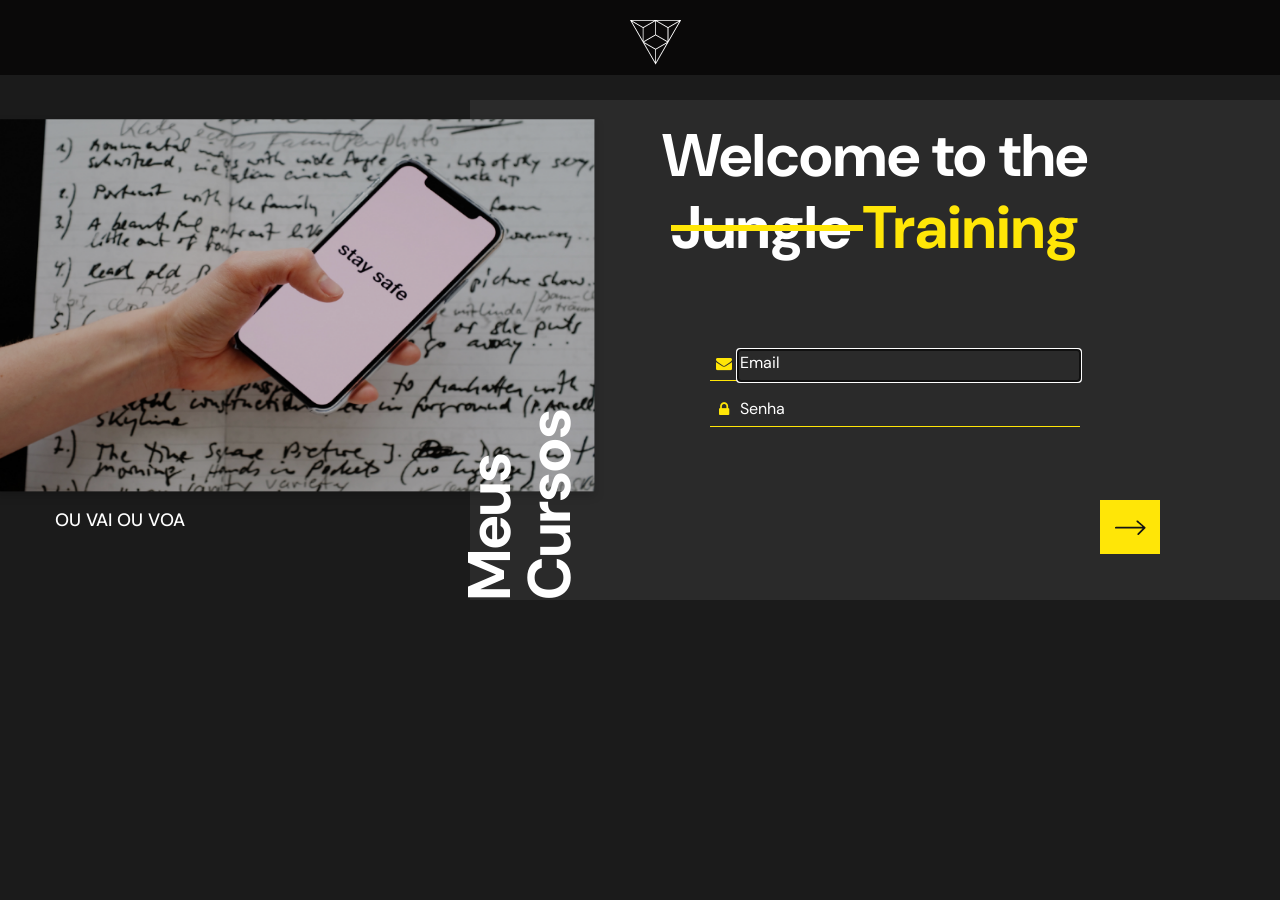
<file: index.html>
<!DOCTYPE html>
<head>
	<link rel="shortcut icon" href="images/logoblack.png">
	<title>Training Conquer</title>
	<link rel="stylesheet" href="https://stackpath.bootstrapcdn.com/bootstrap/4.2.1/css/bootstrap.min.css"
		integrity="sha384-GJzZqFGwb1QTTN6wy59ffF1BuGJpLSa9DkKMp0DgiMDm4iYMj70gZWKYbI706tWS" crossorigin="anonymous">
	<link href="http://maxcdn.bootstrapcdn.com/font-awesome/4.2.0/css/font-awesome.min.css" rel="stylesheet">
	<link href="css/global.css" type="text/css" rel="stylesheet">
	<link href='https://fonts.googleapis.com/css?family=DM Sans' rel='stylesheet'>
	<script type="text/javascript" src="js/login.js"></script>
</head>
<body>
	<section class="logo"></section>
	<section class="container-fluid header">
	<img src="images/bg.png">
	<section class="row">
			<div class="bgg"></div>
			<h1 class="titulo">
					<span class="p1">Welcome to the </span>
					<span class="p2"><span class="p3">Jungle </span></span>
					<span class="p4">Training</span>
			</h1>
			<h2 class="text1">
				<span class="p1">OU VAI OU VOA</span>
			</h2>
			<h3 class="text2">
				<span class="p1">Meus Cursos</span>
			</h3>
			<form class="form-container" id="form">
				<div class="input-container">
					<i class="fa fa-envelope icon"></i>
					<input type="email" class="fc1" id="email" placeholder="Email" required autofocus>
				</div>
				<div class="input-container">
					<i class="fa fa-lock icon"></i>
					<input type="password" class="fc2" id="password" placeholder="Senha" required autofocus>
				</div>
				<div class="fc3" id="error"></div>
				<button class="submit" id="submit" onclick="validaLogin();"></button>
			</form>
	</section>
</section>
</body>
</html>
</file>
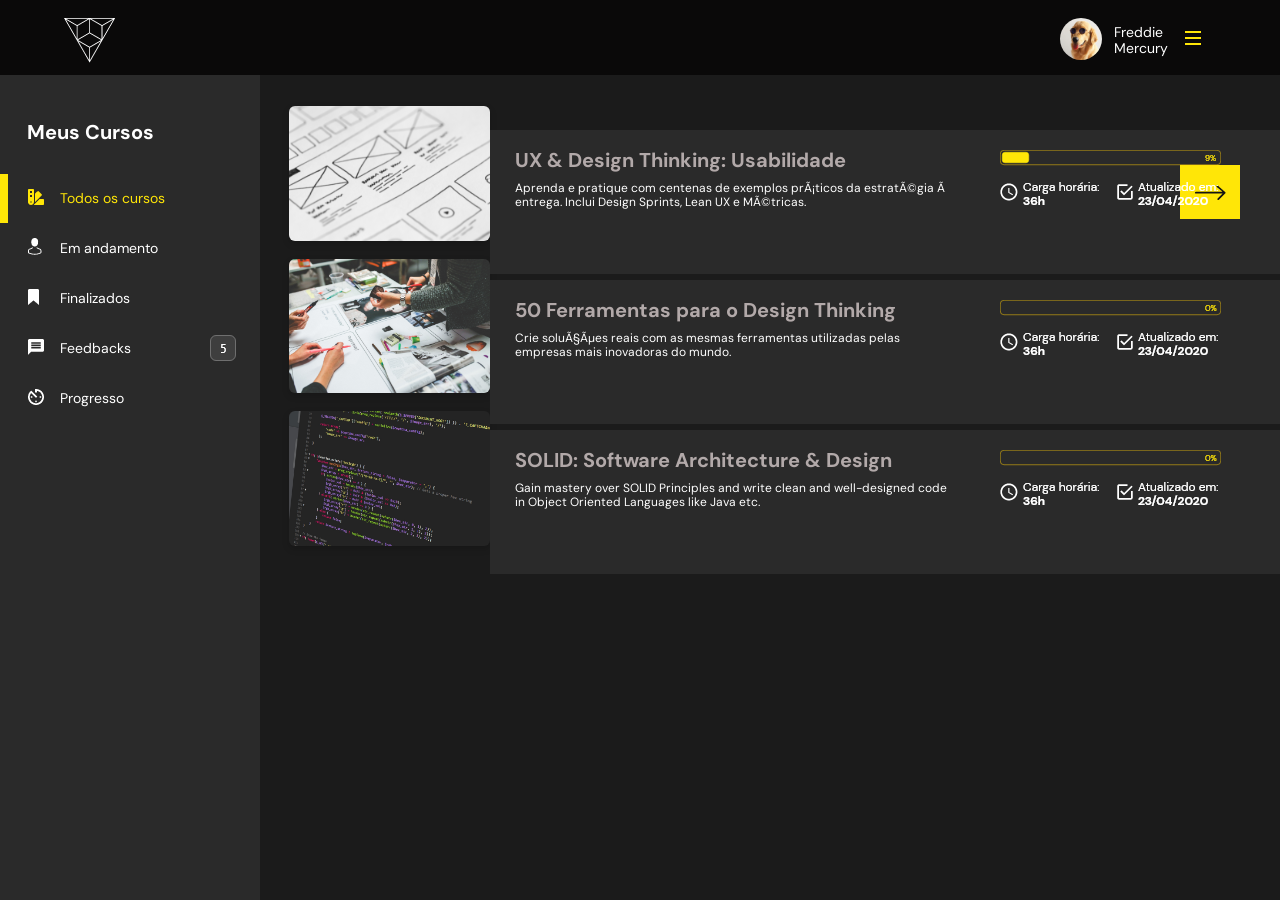
<file: cursos.html>
<!DOCTYPE html>
<head>
	<link rel="shortcut icon" href="images/logoblack.png">
	<title>Meus cursos</title>
	<link rel="stylesheet" href="https://stackpath.bootstrapcdn.com/bootstrap/4.2.1/css/bootstrap.min.css"
		integrity="sha384-GJzZqFGwb1QTTN6wy59ffF1BuGJpLSa9DkKMp0DgiMDm4iYMj70gZWKYbI706tWS" crossorigin="anonymous">
	<link href="css/cursos.css" type="text/css" rel="stylesheet">
	<link href='https://fonts.googleapis.com/css?family=DM Sans' rel='stylesheet'>
	<script type="text/javascript" src="js/login.js"></script>
</head>
<body>
	<section class="header"></section>
	<section class="logo">
		<img src="images/logoconquer.png" id="logo">
	</section>
	<div class="avatar"></div>
	<div class="nome">
		<section class="p3">Freddie Mercury</section>
	</div>
	<div class="drawer"></div>
	<h1 class="titulo">Meus Cursos</h1>
	<div class="menu">
		<section class="p4">Todos os cursos</section>
		<section class="p6">Em andamento</section>
		<section class="p6">Finalizados</section>
		<section class="p6">Feedbacks</section>
		<section class="p6">Progresso</section>
	</div>
	<div class="icones">
		<section class="todososcursos">
			<img src="images/todososcursos.png" id="todososcursos">
		</section>	
		<section class="andamento">
			<img src="images/andamento.png" id="andamento">
		</section>
		<section class="finalizados">
			<img src="images/finalizados.png" id="finalizados">
		</section>
		<section class="feedback">
			<img src="images/feedback.png" id="feedback">
		</section>
		<section class="progresso">
			<img src="images/progresso.png" id="progresso">
		</section>
	</div>
	<section class="feednumber">
			<img src="images/feednumber.png" id="feednumber">
	</section>
	<section class="options">
			<img src="images/options.png" id="options">
	</section>
	<section class="selection">
		<img src="images/selection.png" id="selection">
	</section>
	<div class="course1">
		<section class="p5">UX & Design Thinking: Usabilidade</section>
		<section class="p1">Aprenda e pratique com centenas de exemplos práticos da estratégia à entrega. Inclui Design Sprints, Lean UX e Métricas.</section>
	</div>
	<div class="course2">
		<section class="p5">50 Ferramentas para o Design Thinking</section>
		<section class="p1">Crie soluções reais com as mesmas ferramentas utilizadas pelas empresas mais inovadoras do mundo.</section>
	</div>
	<div class="course3">
		<section class="p5">SOLID: Software Architecture & Design</section>
		<section class="p1">Gain mastery over SOLID Principles and write clean and well-designed code in Object Oriented Languages like Java etc.</section>
	</div>
	<section class="progress1">
			<img src="images/progress1.png" id="progress1">		
	</section>
	<section class="progress2">
		<img src="images/progress2.png" id="progress2">		
	</section>
	<section class="progress3">
		<img src="images/progress2.png" id="progress3">		
	</section>
	<section class="course">
		<img src="images/course1.png" id="course1">
		<img src="images/course2.png" id="course2">
		<img src="images/course3.png" id="course3">
	</section>
	<form action="cursos2.html">
		<button class="submit" id="submit"></button>
	</form>
</body>
</html>
</file>
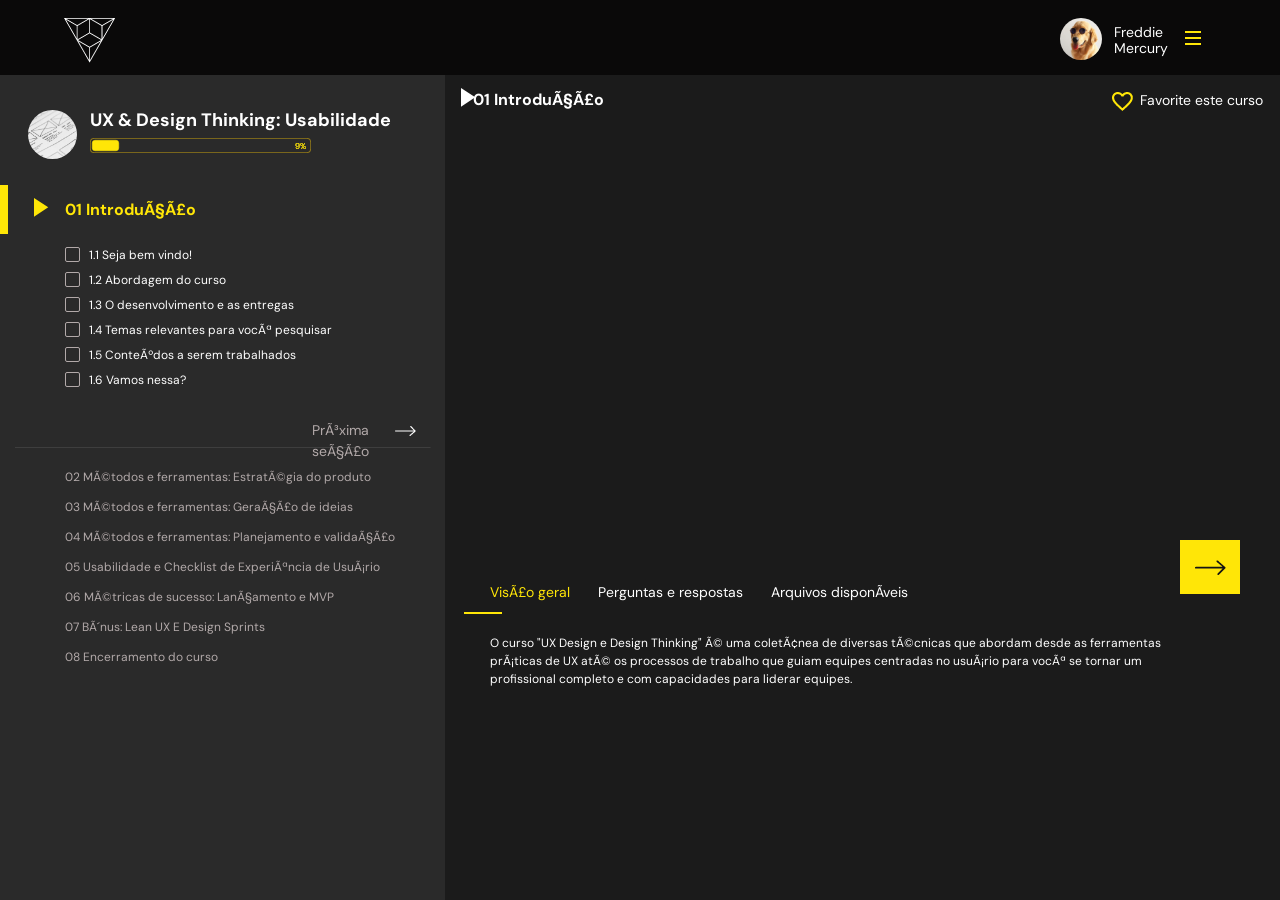
<file: cursos2.html>
<!DOCTYPE html>
<head>
    <link rel="shortcut icon" href="images/logoblack.png">
	<title>UX & Design Thinking: Usabilidade</title>
	<link rel="stylesheet" href="https://stackpath.bootstrapcdn.com/bootstrap/4.2.1/css/bootstrap.min.css"
		integrity="sha384-GJzZqFGwb1QTTN6wy59ffF1BuGJpLSa9DkKMp0DgiMDm4iYMj70gZWKYbI706tWS" crossorigin="anonymous">
    <link href="css/cursos2.css" type="text/css" rel="stylesheet">
    <link href='https://fonts.googleapis.com/css?family=DM Sans' rel='stylesheet'>
	<script type="text/javascript" src="js/login.js"></script>
</head>
<body>
	<section class="header"></section>
	<section class="logo">
		<img src="images/logoconquer.png" id="logo">
    </section>
    <section class="capa">
		<img src="images/capa.png" id="capa">
	</section>
	<div class="avatar"></div>
	<div class="nome">
		<section class="p3">Freddie Mercury</section>
    </div>
    <section class="options">
        <img src="images/options.png" id="options">
    </section>
	<div class="drawer"></div>
    <h1 class="titulo">UX & Design Thinking: Usabilidade</h1>
    <div class="menu">
        <h1 class="subtitulo">01 Introdução</h1>
        <section class="check">
            <img src="images/check.png" id="check">
            <span class="p6">1.1 Seja bem vindo!</span>
        </section>
        <section class="check">
            <img src="images/check.png" id="check2">
            <span class="p6">1.2 Abordagem do curso</span>
        </section>
        <section class="check">
            <img src="images/check.png" id="check3">
            <span class="p6">1.3 O desenvolvimento e as entregas</span>
        </section>
        <section class="check">
            <img src="images/check.png" id="check4">
            <span class="p6">1.4 Temas relevantes para você pesquisar</span>
        </section>
        <section class="check">
            <img src="images/check.png" id="check5">
            <span class="p6">1.5 Conteúdos a serem trabalhados</span>
        </section>
        <section class="check">
            <img src="images/check.png" id="check6">
            <span class="p6">1.6 Vamos nessa?</span>
        </section>
        <section class="submenu">
            <section class="p5">02 Métodos e ferramentas: Estratégia do produto</section>
            <section class="p5">03 Métodos e ferramentas: Geração de ideias</section>
            <section class="p5">04 Métodos e ferramentas: Planejamento e validação</section>
            <section class="p5">05 Usabilidade e Checklist de Experiência de Usuário</section>
            <section class="p5">06 Métricas de sucesso: Lançamento e MVP</section>
            <section class="p5">07 Bônus: Lean UX E Design Sprints</section>
            <section class="p5">08 Encerramento do curso</section>
        </section>
    </div>
    <div class="favorite">
        <section class="favorite">Favorite este curso</section>
        <section class="favbutton">
            <img src="images/favbutton.png" id="favbutton">
        </section>
    </div>
    <div class="proxima">
        <section class="proximatext">Próxima seção</section>
        <section class="proximabutton">
            <img src="images/proxima.png" id="proximabutton">
        </section>
        <section class="line">
            <img src="images/line.png" id="line"></section>
    </div>    
    <figure>
        <div class="boxVideo">
        <iframe width="560" height="315" src="https://www.youtube.com/embed/qjJhMa9C5UU" frameborder="0" allow="accelerometer; autoplay; encrypted-media; gyroscope; picture-in-picture" allowfullscreen></iframe>
    </figure>
    <div class="play">
        <img src="images/play.png" id="play">
    </div>
    <div class="playvideo">
        <img src="images/play2.png" id="playvideo">
    </div>
    <section class="textvideo">
		<span class="p3">01 Introdução</span>	
    </section>
    <section class="progresscurso">
		<img src="images/progresscurso.png" id="progresscurso">		
    </section>
    <section class="selection">
		<img src="images/selection.png" id="selection">
    </section>
    <div class="infos">
        <div class="secoes">
            <span class="p4">Visão geral</span>
            <span class="p3">Perguntas e respostas</span>
            <span class="p3">Arquivos disponíveis</span>
        </div>
        <div class="descricao">
            <section>
                O curso "UX Design e Design Thinking" é uma coletânea de diversas técnicas que abordam desde 
                as ferramentas práticas de UX até os processos de trabalho que guiam equipes centradas no usuário para você se tornar um 
                profissional completo e com capacidades para liderar equipes.
            </section>
        </div>
    </div>
    <section class="inline">
        <img src="images/inline.png" id="inline">
    </section>
    <button class="submit" id="submit"></button>
</body>
</html>
</file>
<file: css/global.css>
::placeholder { /* Chrome, Firefox, Opera, Safari 10.1+ */
  color: #FFFFFF;
  opacity: 1; /* Firefox */
}

:-ms-input-placeholder { /* Internet Explorer 10-11 */
  color: #FFFFFF;
}

::-ms-input-placeholder { /* Microsoft Edge */
  color: #FFFFFF;
}

*{color: #FFFFFF;}
body{
	background-color: rgb(27,27,27);
	width: 100%;
	height: 100vh;
	text-align: center;
}
.logo{
	background: url('../images/logoconquer.png') no-repeat;
	position: absolute;
	left: 630px;
	top: 20px;
	right: 20px;
	height: 75px;	
	z-index: +1;
}
.header {
	background: #0A0909;
	position: absolute;
	left: 0px;
	top: 0px;
	right: 20px;
	height: 75px;
}
img{
	position: absolute;
	left: -20px;
	top: 110px;
	width: 630px;
	height: 400px;
}
.titulo {
	position: absolute;
	right: 180px;
	width: 450px;
	top: 120px;
	font-family: 'DM Sans';font-size: 60px;
	font-weight: bold;
}
.text1 {
	position: absolute;
	left: 50px;
	width: 140px;
	top: 510px;
	font-family: 'DM Sans';font-size: 18px;
	font-weight: regular;
}
.text2 {
	position: absolute;
	transform: rotate(-90deg);
	left: 420px;
	height: 130px;
	line-height: 60px;
	text-align: left;
	width: 210px;
	top: 430px;
	font-family: 'DM Sans';font-size: 60px;
	font-weight: bold;
}
.bgg{
	background: #2A2A2A;
	position: absolute;
	right: 0px;
	width: 810px;
	top: 100px;
	height: 500px;
	z-index: -1;
}
.form-container{
	position: absolute;
	right: 0px;
	height: 500px;
	width: 810px;
	top: 100px;
	padding-top: 250px;
	padding-left: 240px;
	padding-right: 200px;
	padding-bottom: 0px;
	z-index: +1;
}
.submit{
	background: url('../images/submit.png') no-repeat;
	border-style: none;
	position: absolute;
	right: 120px;
	width: 60px;
	height: 54px; 
	top: 400px;
	text-align: center;
}
.submit:hover {
	background-color: #B1B1B1;
	opacity: 0.7;
	cursor: pointer;
}
@media (max-width: 1200px){
	body{
		background-color: rgb(27,27,27);
		text-align: center;
		width: 100%;
		height: auto;
	}
	img {
	display: none;
	}
	.text1{
		display: none;
	}
	.text2{
		display: none;
	}
}
@media (max-width: 650px){
	.bg{
		background: url('../images/header.png') no-repeat;
		position: absolute;
		background-size: 100%;
		background-position: 0px 0px;
	}
	.logo{
		position: absolute;
		left: 230px;
		width: 250px;
		height: 155px;
	}
	.titulo {
		position: absolute;
		left: 120px;
		width: 250px;
		height: 155px;
		font-family: 'DM Sans';font-size: 40px;
		font-weight: bold;
	}
	.bgg{
		background: #2A2A2A;
		width: 460px;
		position: absolute;
		left: 20px;
		height: 70vh;
		z-index: -1;
	}
	.form-container{
		position: absolute;
		padding: 0;
		left: 50px;
		top: 350px;
		width: 380px;
		height: 80px;
		z-index: +1;
	}
	.submit{
		background: url('../images/submit.png') no-repeat;
		border-style: none;
		position: absolute;
		right: 0px;
		width: 60px;
		height: 54px; 
		top: 100px;
		text-align: center;
	}
}
.p2 {
	text-decoration:line-through;
	color: #FFE607;
}
.p3 {
	color: #FFFFFF;
} 
.p4 {
	color: #FFE607;
}

.input-container {
	display: flex;
	width: 100%;
	margin-bottom: 15px;
}

.icon {
	position: relative;
	padding-top: 5px;
	color: #FFE607;
	width: 30px;
	text-align: center;
	border-bottom: 1px solid #FFE607;
}

.fc1{
	position: relative;
	padding-bottom: 5px;
	text-align: left;
    background-color: transparent;
    border: none;
	width: 100%;
    border-bottom: 1px solid #FFE607;
	font-family: 'DM Sans';
	font-size: 16px;
}

.fc2{
	position: relative;
	padding-bottom: 5px;
	text-align: left;
    background-color: transparent;
    border: none;
	width: 100%;
    border-bottom: 1px solid #FFE607;
	font-family: 'DM Sans';
	font-size: 16px;
}

.fc3{
	position: relative;
	padding-bottom: 5px;
	text-align: left;
    background-color: transparent;
    border-style: none;
	width: 100%;
	font-family: 'DM Sans';
	font-size: 14px;
}

input:-webkit-autofill,
input:-webkit-autofill:hover, 
input:-webkit-autofill:focus, 
input:-webkit-autofill:active  {
    -webkit-box-shadow: 0 0 0 30px #2A2A2A inset !important;
	-webkit-text-fill-color: #FFFFFF !important;
}
</file>
<file: css/cursos.css>
::placeholder { /* Chrome, Firefox, Opera, Safari 10.1+ */
	color: #FFFFFF;
	opacity: 1; /* Firefox */
}
:-ms-input-placeholder { /* Internet Explorer 10-11 */
	color: #FFFFFF;
}
::-ms-input-placeholder { /* Microsoft Edge */
	color: #FFFFFF;
}
.logopage{
	color: #FFFFFF;
}
*{color: #FFFFFF;}
body{
	background-color: rgb(27,27,27);
	width: 100%;
	height: 100vh;
	text-align: center;
}
.logo{
	border-style: none;
	position: absolute;
	left: 60px;
	width: 60px;
	height: 54px; 
	top: 18px;
	z-index: +1;
}
.avatar{
	background: url('../images/avatar.png') no-repeat;
	border-style: none;
	position: absolute;
	right: 160px;
	width: 60px;
	height: 54px; 
	top: 18px;
	z-index: +1;
}
.nome {
	position: absolute;
	right: 136px;
	top: 24px;
	width: 30px;
	color: #FFFFFF;
	font-family: 'DM Sans';font-size: 14px;
	line-height: 16px;
	z-index: +1;
}
.options {
	position: absolute;
	right: 65px;
	text-align: left;
	vertical-align: top;
	top: 25px;
	width: 30px;
}
.header {
	background: #0A0909;
	position: absolute;
	left: 0px;
	top: 0px;
	right: 00px;
	height: 75px;
}
.drawer {
	background: #2A2A2A;
	left: 0px;
	right: 600px;
	width: 260px;
	position: absolute;
	height: 100vh;
	z-index: -1;
}
.titulo {
	position: absolute;
	left: 20px;
	width: 140px;
	top: 120px;
	color: #FFFFFF;
	font-family: 'DM Sans';font-size: 20px;
	font-weight: bold;
}
.menu {
	position: absolute;
	text-align: left;
	left: 60px;
	width: 140px;
	top: 173px;
	line-height: 50px;
}
.icones {
	position: absolute;
	left: 28px;
	text-align: left;
	vertical-align: top;
	top: 171px;
	width: 30px;
	line-height: 50px;
}
.selection {
	position: absolute;
	left: 0px;
	text-align: left;
	vertical-align: top;
	top: 174px;
	width: 20px;
}
.feednumber {
	position: absolute;
	left: 210px;
	text-align: left;
	vertical-align: top;
	top: 335px;
	width: 30px;
}
.feednumber:hover {
	opacity: 0.7;
	cursor: pointer;
}
.course {
	position: absolute;
	left: 280px;
	top: 100px;
	width: 200px;
	height: 400px;
	z-index: -1;
}
.course1 {
	position: absolute;
	background-color: #2A2A2A;
	padding-left: 25px;
	padding-right: 340px;
	padding-top: 15px;
	padding-bottom: 10px;
	left: 490px;
	text-align: left;
	vertical-align: top;
	top: 130px;
	width: 800px;
	height: 16vh;
}
.progress1 {
	background-color: transparent;
	position: absolute;
	left: 1000px;
	top: 150px;
	width: 221px;
	height: 60px;
	line-height: 50px;
	z-index: +1;
}
.course2 {
	position: absolute;
	background-color: #2A2A2A;
	padding-left: 25px;
	padding-right: 340px;
	padding-top: 15px;
	padding-bottom: 10px;
	left: 490px;
	text-align: left;
	vertical-align: top;
	top: 280px;
	width: 800px;
	height: 16vh;
}
.progress2 {
	background-color: transparent;
	position: absolute;
	left: 1000px;
	top: 300px;
	width: 221px;
	height: 60px;
	line-height: 50px;
	z-index: +1;
}
.course3 {
	position: absolute;
	background-color: #2A2A2A;
	padding-left: 25px;
	padding-right: 340px;
	padding-top: 15px;
	padding-bottom: 10px;
	left: 490px;
	text-align: left;
	vertical-align: top;
	top: 430px;
	width: 800px;
	height: 16vh;
}
.progress3 {
	background-color: transparent;
	position: absolute;
	left: 1000px;
	top: 450px;
	width: 221px;
	height: 60px;
	line-height: 50px;
	z-index: +1;
}
.submit{
	background: url('../images/submit.png') no-repeat;
	border-style: none;
	position: absolute;
	right: 40px;
	width: 60px;
	height: 54px; 
	top: 165px;
	text-align: center;
}
.submit:hover {
	background-color: #B1B1B1;
	opacity: 0.7;
	cursor: pointer;
}
.p1 {
	font-family: 'DM Sans';
	font-size: 12px;
	font-weight: regular;
	color: #FFFFFF;
	line-height: 14px;
	padding-top: 6px;
}
.p2 {
	text-decoration:line-through;
	color: #FFE607;
}
.p3 {
	color: #FFFFFF;
}
.p4 {
	font-family: 'DM Sans';font-size: 14px;
	font-weight: regular;
	color: #FFE607;
}
.p5 {
	font-family: 'DM Sans';
	font-size: 20px;
	font-weight: bold;
	color: #B2A9A9;
}
.p6{
	font-family: 'DM Sans';font-size: 14px;
	font-weight: regular;
}
</file>
<file: css/cursos2.css>
::placeholder { /* Chrome, Firefox, Opera, Safari 10.1+ */
	color: #FFFFFF;
	opacity: 1; /* Firefox */
}
:-ms-input-placeholder { /* Internet Explorer 10-11 */
	color: #FFFFFF;
}
::-ms-input-placeholder { /* Microsoft Edge */
	color: #FFFFFF;
}
 
*{color: #FFFFFF;}
body{
	background-color: rgb(27,27,27);
	width: 100%;
	min-height: 100%;
	text-align: center;
}
.logo{
	border-style: none;
	position: absolute;
	left: 60px;
	width: 60px;
	height: 54px; 
	top: 18px;
	z-index: +1;
}
.avatar{
	background: url('../images/avatar.png') no-repeat;
	border-style: none;
	position: absolute;
	right: 160px;
	width: 60px;
	height: 54px; 
	top: 18px;
	z-index: +1;
}
.nome {
	position: absolute;
	right: 136px;
	top: 24px;
	width: 30px;
	color: #FFFFFF;
	font-family: 'DM Sans';font-size: 14px;
	line-height: 16px;
	z-index: +1;
}
.options {
	position: absolute;
	right: 65px;
	text-align: left;
	top: 25px;
    width: 30px;
    z-index: +1;
}
.header {
	background: #0A0909;
	position: absolute;
	left: 0px;
    top: 0px;
	right: 0px;
	height: 75px;
}
.drawer {
	background: #2A2A2A;
	left: 0px;
	width: 440px;
	position: absolute;
	height: auto;
	z-index: -1;
}
.capa{
	border-style: none;
	position: absolute;
	left: 12px;
	width: 80px;
    height: 80px; 
	top: 110px;
}
.titulo {
	position: absolute;
    left: 80px;
	width: 320px;
	top: 110px;
	font-family: 'DM Sans';font-size: 18px;
    font-weight: bold;
    color: #FFFFFF;
}
.progresscurso {
	background-color: transparent;
	position: absolute;
	left: 90px;
	top: 120px;
	width: 221px;
	height: 60px;
	line-height: 50px;
}
.play{
	border-style: none;
	position: absolute;
	left: 16px;
	width: 50px;
	height: 54px; 
	top: 195px;
	text-align: center;
}
.subtitulo {
	color: #FFE607;
	font-family: 'DM Sans';font-size: 16px;
    font-weight: bold;
    padding-bottom: 15px;
}.menu {
    position: absolute;
    padding-top: 200px;
    padding-left: 65px;
    background-color: #2A2A2A;
	text-align: left;
	left: 0px;
    width: 445px;
    min-height: 100vh;
    top: 0px;
    z-index: -1;
}
.check {
    line-height: 24px;
}
.submenu {
    padding-top: 70px;
    line-height: 30px;
    padding-bottom: 30px;
}
.icones {
	position: absolute;
	left: 64px;
	text-align: left;
	top: 238px;
	width: 20px;
    line-height: 30px;
}
.selection {
	position: absolute;
    left: 0px;
    top: 185px;
	text-align: left;
	vertical-align: top;
	width: 20px;
}
.proxima {
    position: absolute;
    left: 15px;
    width: 100px;
    top: 210px;
}
.proxima:hover {
	opacity: 0.6;
	cursor: pointer;
}
.proximatext {
    position: absolute;
    left: 275px;
    width: 100px;
    top: 210px;
    font-family: 'DM Sans';font-size: 14px;
    font-weight: regular;
    color: #B2A9A9;
}
.proximabutton {
    position: absolute;
	left: 380px;
	top: 208px;
    width: 10px;
}
.line {
	position: absolute;
	left: 0px;
	top: 225px;
}
.favorite {
    position: absolute;
	right: 8px;
    width: 124px;
    top: 45px;
    text-align: left;
    font-family: 'DM Sans';font-size: 14px;
	font-weight: regular;
}
.favorite:hover {
	opacity: 0.9;
	cursor: pointer;
}
.favbutton {
	position: absolute;
	right: 140px;
	top: 45px;
    width: 20px;
}
.textvideo {
	position: absolute;
	left: 470px;
    width: 160px; 
    top: 88px;
    font-family: 'DM Sans';font-size: 16px;
    font-weight: bold;
    color: #FFFFFF;
}
.playvideo{
	border-style: none;
	position: absolute;
    left: 460px;
	width: 16px; 
	top: 85px;
	text-align: center;
}
figure { width: 65%; min-width: 17.3em; margin:0 auto;}
.boxVideo {
    position: relative;
    padding-bottom: 56.25%; 
    padding-top: 120px;
    left: 224px;
    height: 60%;;
    margin:0 auto;
}
.boxVideo iframe {
    position: absolute;
    top: 280;
    left: 0;
    width: 100%;
    height: 72%;
}
.infos {
    position: absolute;
    text-align: left;
    left: 490px;
    top: 580px;
    font-family: 'DM Sans';
    width: 700px;
}
.secoes {
    display: inline;
    margin-right: 20px;
    font-size: 14px;
}
.descricao {
    position: absolute;
    color: #FFFFFF;
    font-size: 12px;
    padding-top: 30px;
}
.inline {
	position: absolute;
    left: 464px;
    top: 600px;
    width: 20px;
}
}.text2 {
	position: absolute;
    text-align: left;
	left: 490px;
    top: 580px;
    font-family: 'DM Sans';font-size: 12px;
	font-weight: regular;
    line-height: 30px;
    z-index: +1;
}
.submit {
	background: url('../images/submit.png') no-repeat;
	border-style: none;
	position: absolute;
	right: 40px;
	width: 60px;
	height: 54px; 
	top: 540px;
	text-align: center;
}
.submit:hover {
	background-color: #B1B1B1;
	opacity: 0.7;
	cursor: pointer;
}
.p1 {
	font-family: 'DM Sans';
	font-size: 12px;
	font-weight: regular;
	color: #FFFFFF;
	line-height: 14px;
	padding-top: 6px;
}
.p2 {
	text-decoration:line-through;
	color: #FFE607;
}
.p3 {
    color: #FFFFFF;
    margin-right: 24px;
}
.p4 {
    font-family: 'DM Sans';
    font-size: 14px;
    color: #FFE607;
    margin-right: 24px;
}
.p5 {
	font-family: 'DM Sans';
	font-size: 12px;
	color: #B2A9A9;
}
.p6{
    font-family: 'DM Sans';
    font-size: 12px;
    padding-left: 5px;
}
@media (max-width: 890px){
	.boxVideo{
        display: none;
}
    .favorite{
        display: none;
}
    .playvideo{
        display: none;
}
    .textvideo{
        display: none;
    }
@media (max-width: 600px){
	.boxVideo{
        display: none;
}
    .favorite{
        display: none;
    }
</file>
